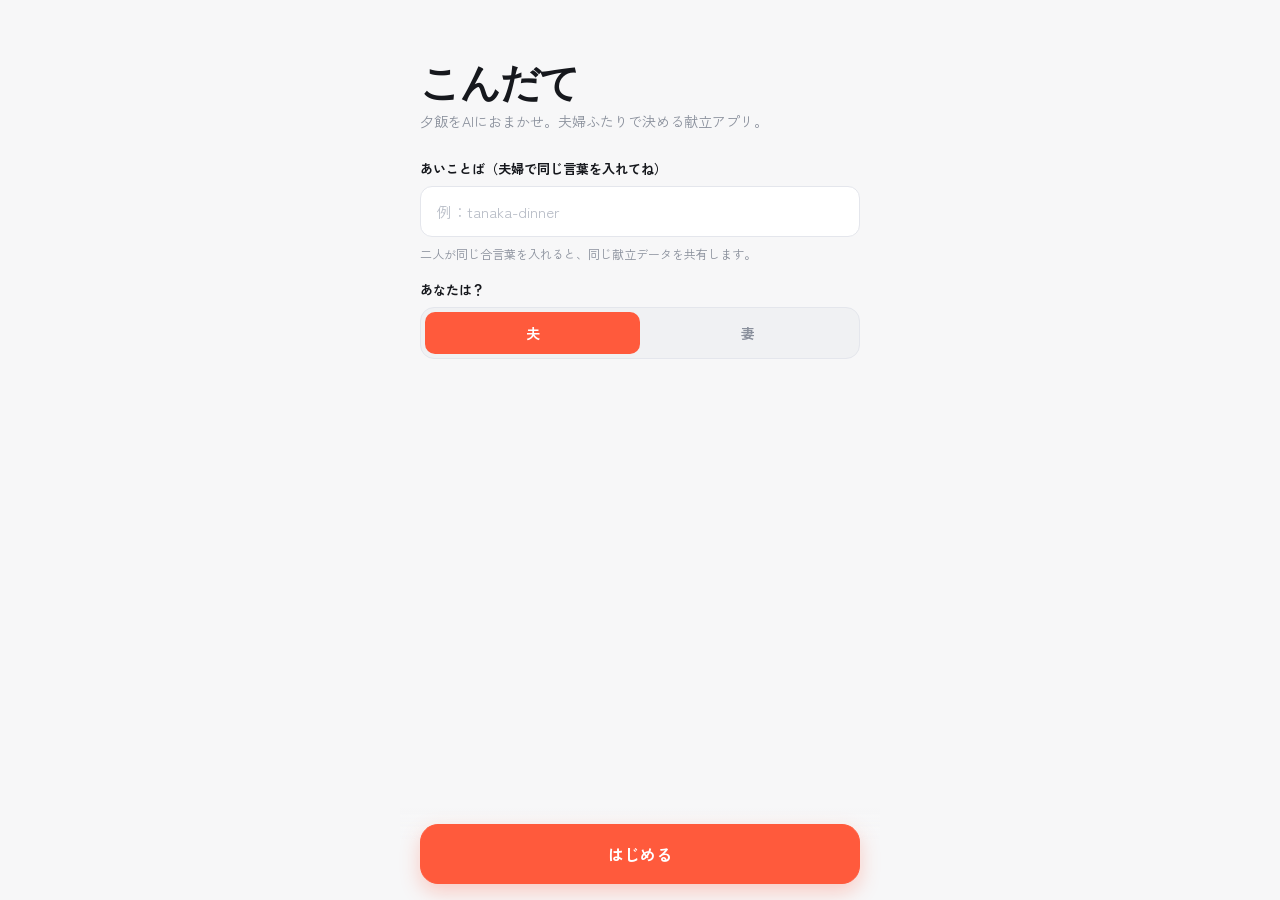
<file: index.html>
<!DOCTYPE html>
<html lang="ja">
<head>
  <meta charset="UTF-8">
  <meta name="viewport" content="width=device-width, initial-scale=1.0, maximum-scale=1.0, user-scalable=no">
  <meta name="theme-color" content="#ff5a3c">
  <meta name="apple-mobile-web-app-capable" content="yes">
  <meta name="apple-mobile-web-app-status-bar-style" content="default">
  <meta name="apple-mobile-web-app-title" content="こんだて">
  <link rel="apple-touch-icon" href="icons/apple-touch-icon.png">
  <link rel="manifest" href="manifest.json">
  <title>こんだて</title>
  <link rel="preconnect" href="https://fonts.googleapis.com">
  <link rel="preconnect" href="https://fonts.gstatic.com" crossorigin>
  <link href="https://fonts.googleapis.com/css2?family=Zen+Kaku+Gothic+New:wght@400;500;700;900&family=Outfit:wght@400;600;800&display=swap" rel="stylesheet">
  <link rel="stylesheet" href="css/style.css?v=15">
</head>
<body>
  <div id="app"></div>
  <div id="fx-layer"></div>
  <script type="module" src="js/app.js"></script>
</body>
</html>
</file>
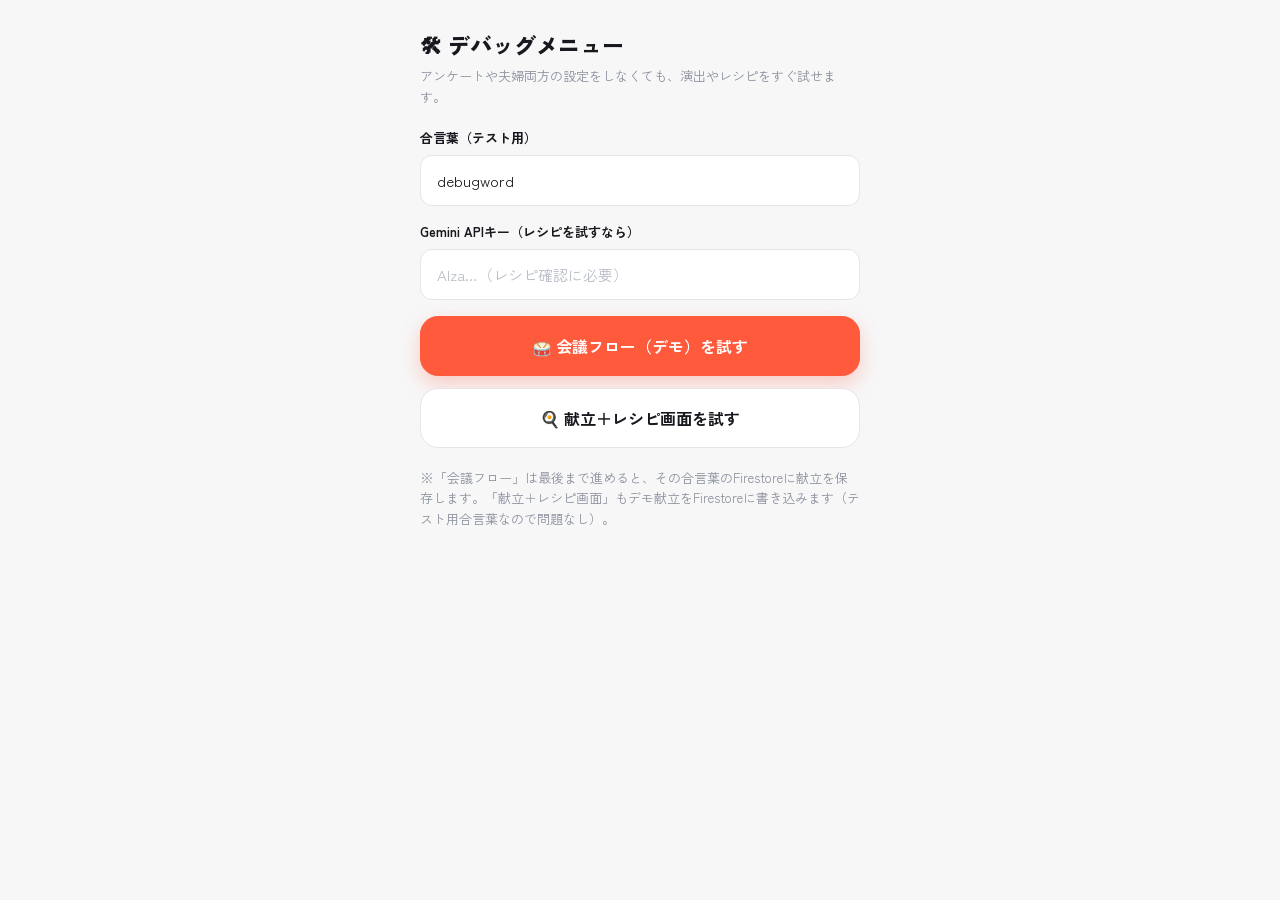
<file: _debug.html>
<!DOCTYPE html>
<html lang="ja">
<head>
  <meta charset="UTF-8">
  <meta name="viewport" content="width=device-width, initial-scale=1.0, maximum-scale=1.0, user-scalable=no">
  <title>こんだて — デバッグ</title>
  <link href="https://fonts.googleapis.com/css2?family=Zen+Kaku+Gothic+New:wght@400;500;700;900&family=Outfit:wght@400;600;800&display=swap" rel="stylesheet">
  <link rel="stylesheet" href="css/style.css?v=15">
  <style>
    .dbg-panel { padding: 28px 20px; }
    .dbg-panel h1 { font-size: 22px; font-weight: 900; margin-bottom: 6px; }
    .dbg-panel .note { font-size: 13px; color: var(--muted); line-height: 1.6; margin-bottom: 20px; }
    .dbg-panel .field { margin-bottom: 16px; }
    .dbg-panel .btn { margin-bottom: 12px; }
  </style>
</head>
<body>
  <div id="app"></div>
  <div id="fx-layer"></div>

  <script type="module">
    import { setMe, setHousehold, setGeminiKey, currentWeekId, WEEKDAYS } from './js/state.js';
    import { h } from './js/dom.js';

    const app = document.getElementById('app');

    // 既存のキーがあれば引き継ぐ
    const savedKey = localStorage.getItem('kondate_gemini_key') || '';

    // デモ献立（レシピ画面テスト用）
    const DEMO_DAYS = [
      { weekday: '月', name: '鶏のはちみつ照り焼き', reason: '平日でも手早く満足感', seasonal: '', kidsNote: 'なぎは味付け前に取り分け',
        ingredients: ['鶏もも肉 300g', '玉ねぎ 1個', 'いんげん 6本'], seasonings: ['はちみつ 大さじ1', '醤油 大さじ2', 'みりん 大さじ1'] },
      { weekday: '火', name: '鮭ときのこのホイル焼き', reason: 'きのこが香る季節', seasonal: '秋はきのこが旨みたっぷりで旬', kidsNote: '',
        ingredients: ['生鮭 2切れ', 'しめじ 1袋', 'えのき 1袋'], seasonings: ['バター 10g', '醤油 少々', '塩こしょう 適量'] },
      { weekday: '水', name: '豚バラ大根の煮物', reason: '大根が甘い時期', seasonal: '冬大根は煮るととろける', kidsNote: '',
        ingredients: ['豚バラ肉 200g', '大根 1/3本', '生姜 1片'], seasonings: ['醤油 大さじ3', '砂糖 大さじ1', 'みりん 大さじ2'] },
      { weekday: '木', name: '野菜たっぷり塩焼きそば', reason: '冷蔵庫の整理にも◎', seasonal: '', kidsNote: '',
        ingredients: ['焼きそば麺 2玉', 'キャベツ 1/4個', '人参 1/2本', '豚こま 100g'], seasonings: ['鶏ガラスープの素 小さじ2', 'ごま油 大さじ1'] },
      { weekday: '金', name: 'おうち餃子', reason: '週末前のお楽しみ', seasonal: '', kidsNote: 'なぎ用はにら少なめで',
        ingredients: ['豚ひき肉 200g', 'キャベツ 1/4個', 'にら 1/2束', '餃子の皮 24枚'], seasonings: ['醤油 小さじ2', 'ごま油 小さじ2'] },
      { weekday: '土', name: 'ブリの照り焼き', reason: '脂がのって美味しい', seasonal: '寒ブリは冬が旨い', kidsNote: '',
        ingredients: ['ブリ 2切れ', '長ねぎ 1本'], seasonings: ['醤油 大さじ2', 'みりん 大さじ2', '酒 大さじ1'] },
      { weekday: '日', name: 'おでん', reason: '寒い日にほっとする', seasonal: '', kidsNote: '',
        ingredients: ['大根 1/2本', '卵 4個', 'こんにゃく 1枚', 'ちくわ 4本'], seasonings: ['だしの素 大さじ1', '醤油 大さじ2'] },
    ];

    function showPanel() {
      app.innerHTML = '';

      const word = h('input', { class: 'input', type: 'text', value: 'debugword' });
      const key  = h('input', { class: 'input', type: 'password', placeholder: 'AIza…（レシピ確認に必要）', value: savedKey });

      const panel = h('div', { class: 'dbg-panel' },
        h('h1', {}, '🛠 デバッグメニュー'),
        h('p', { class: 'note' },
          'アンケートや夫婦両方の設定をしなくても、演出やレシピをすぐ試せます。'),

        h('div', { class: 'field' }, h('label', {}, '合言葉（テスト用）'), word),
        h('div', { class: 'field' }, h('label', {}, 'Gemini APIキー（レシピを試すなら）'), key),

        h('button', {
          class: 'btn primary',
          onclick: () => { setup(word.value, key.value); launchMeetingDemo(); },
        }, '🥁 会議フロー（デモ）を試す'),

        h('button', {
          class: 'btn',
          onclick: () => { setup(word.value, key.value); launchMenuDemo(); },
        }, '🍳 献立＋レシピ画面を試す'),

        h('p', { class: 'note', style: { marginTop: '20px' } },
          '※「会議フロー」は最後まで進めると、その合言葉のFirestoreに献立を保存します。' +
          '「献立＋レシピ画面」もデモ献立をFirestoreに書き込みます（テスト用合言葉なので問題なし）。')
      );
      app.append(panel);
    }

    function setup(household, geminiKey) {
      setMe('husband');
      setHousehold((household || 'debugword').trim());
      setGeminiKey((geminiKey || '').trim() || null);
    }

    async function launchMeetingDemo() {
      const mod = await import('./js/screens/meeting.js?v=dbg');
      app.innerHTML = '';
      app.append(mod.render({ demo: true }));
    }

    async function launchMenuDemo() {
      // デモ献立を Firestore に書き込んでから献立画面を開く
      const fb = await import('./js/firebase.js?v=dbg');
      await fb.setMenu(currentWeekId(), {
        days: DEMO_DAYS,
        status: 'confirmed',
        confirmedAt: Date.now(),
        confirmedBy: 'husband',
      });
      const mod = await import('./js/screens/menu.js?v=dbg');
      app.innerHTML = '';
      app.append(mod.render());
    }

    showPanel();
  </script>
</body>
</html>
</file>
<file: css/style.css>
/* ===== 献立アプリ「こんだて」 グローバルスタイル（白ベース） ===== */

:root {
  --bg:        #f7f7f8;   /* 画面の地。ほんのり灰みの白 */
  --surface:   #ffffff;   /* カード面 */
  --surface-2: #f0f1f3;   /* 一段沈んだ面 */
  --line:      #e4e6ec;   /* 罫線・境界 */
  --text:      #16181d;   /* 文字（ほぼ黒） */
  --muted:     #8a909c;   /* 補助文字 */
  --accent:    #ff5a3c;   /* コーラル：白地に映える挿し色 */
  --accent-soft:#fff0ec;  /* アクセントの淡色背景 */
  --ok:        #1fb673;   /* 採用（グリーン） */
  --ng:        #ff4d6d;   /* 却下（レッド） */
  --radius:    18px;
  --radius-sm: 12px;
  --shadow:    0 8px 30px rgba(20,24,40,.10);
  --shadow-lg: 0 18px 50px rgba(20,24,40,.16);
  --ease:      cubic-bezier(.22,1,.36,1);
}

* { box-sizing: border-box; margin: 0; padding: 0; -webkit-tap-highlight-color: transparent; }

html, body {
  height: 100%;
  background: var(--bg);
  color: var(--text);
  font-family: "Zen Kaku Gothic New", system-ui, sans-serif;
  font-weight: 400;
  -webkit-font-smoothing: antialiased;
  overscroll-behavior: none;
}

body {
  max-width: 480px;
  margin: 0 auto;
  position: relative;
  overflow-x: hidden;
}

#app { min-height: 100vh; min-height: 100dvh; }

.font-display { font-family: "Outfit", sans-serif; letter-spacing: -.02em; }

/* ===== 画面共通レイアウト ===== */
.screen { padding: 24px 20px 120px; animation: screen-in .4s var(--ease); }
@keyframes screen-in { from { opacity: 0; transform: translateY(12px); } to { opacity: 1; transform: none; } }

.screen-title { font-size: 26px; font-weight: 900; line-height: 1.25; margin-bottom: 4px; }
.screen-sub { color: var(--muted); font-size: 14px; margin-bottom: 28px; }

.topbar { display: flex; align-items: center; gap: 12px; height: 52px; margin: -8px -4px 12px; }
.topbar .back {
  width: 40px; height: 40px; border-radius: 12px; border: 1px solid var(--line);
  background: var(--surface); color: var(--text); font-size: 18px;
  display: grid; place-items: center; cursor: pointer;
}
.topbar .title { font-size: 17px; font-weight: 700; }

/* ===== ボタン ===== */
.btn {
  display: flex; align-items: center; justify-content: center; gap: 8px;
  width: 100%; padding: 17px 20px; border: none; border-radius: var(--radius);
  font-family: inherit; font-size: 16px; font-weight: 700; cursor: pointer;
  background: var(--surface); color: var(--text); border: 1px solid var(--line);
  transition: transform .15s var(--ease), opacity .15s, background .2s;
}
.btn:active { transform: scale(.97); }
.btn.primary { background: var(--accent); color: #fff; border-color: var(--accent); box-shadow: 0 8px 20px rgba(255,90,60,.28); }
.btn.ghost   { background: transparent; }
.btn:disabled { opacity: .45; cursor: not-allowed; }
.btn-row { display: flex; gap: 12px; }

/* ===== カード / 入力 ===== */
.card { background: var(--surface); border: 1px solid var(--line); border-radius: var(--radius); padding: 18px; box-shadow: var(--shadow); }
.field { margin-bottom: 18px; }
.field label { display: block; font-size: 13px; font-weight: 700; color: var(--text); margin-bottom: 8px; }
.input, .textarea, select {
  width: 100%; padding: 14px 16px; border-radius: var(--radius-sm);
  border: 1px solid var(--line); background: var(--surface); color: var(--text);
  font-family: inherit; font-size: 15px; resize: vertical;
}
.input::placeholder, .textarea::placeholder { color: #b7bcc6; }
.input:focus, .textarea:focus, select:focus { outline: none; border-color: var(--accent); box-shadow: 0 0 0 3px var(--accent-soft); }
.textarea { min-height: 80px; line-height: 1.5; }

/* チップ（複数選択） */
.chips { display: flex; flex-wrap: wrap; gap: 8px; }
.chip {
  padding: 9px 15px; border-radius: 999px; border: 1px solid var(--line);
  background: var(--surface); color: var(--muted); font-size: 14px; font-weight: 500; cursor: pointer;
  transition: all .15s var(--ease);
}
.chip.on { background: var(--accent); color: #fff; border-color: var(--accent); font-weight: 700; }

/* タグ */
.taglist { display: flex; flex-wrap: wrap; gap: 8px; margin-top: 10px; }
.tag { display: inline-flex; align-items: center; gap: 6px; padding: 7px 8px 7px 13px; border-radius: 999px; background: var(--surface-2); font-size: 14px; }
.tag button { border: none; background: none; color: var(--muted); font-size: 16px; cursor: pointer; line-height: 1; }

/* ===== 固定フッターアクション ===== */
.footer-action {
  position: fixed; left: 0; right: 0; bottom: 0; z-index: 30;
  max-width: 480px; margin: 0 auto; padding: 16px 20px calc(16px + env(safe-area-inset-bottom));
  background: linear-gradient(to top, var(--bg) 65%, transparent);
}

/* ===== セグメント ===== */
.seg { display: flex; background: var(--surface-2); border: 1px solid var(--line); border-radius: 14px; padding: 4px; }
.seg button { flex: 1; padding: 11px; border: none; background: none; color: var(--muted); font-family: inherit; font-size: 14px; font-weight: 700; border-radius: 10px; cursor: pointer; }
.seg button.on { background: var(--accent); color: #fff; }

/* ===== ユーティリティ ===== */
.row { display: flex; align-items: center; justify-content: space-between; gap: 12px; }
.muted { color: var(--muted); }
.center { text-align: center; }
.mt-8 { margin-top: 8px; } .mt-16 { margin-top: 16px; } .mt-24 { margin-top: 24px; } .mt-32 { margin-top: 32px; }
.spacer { flex: 1; }
.hidden { display: none !important; }

/* ============================================================
   会議画面（ドラムロール / スワイプ / 紙吹雪 / 理由）
   ============================================================ */
.meeting { display: flex; flex-direction: column; min-height: 100dvh; }
.meeting-center {
  flex: 1; display: flex; flex-direction: column; align-items: center; justify-content: center;
  text-align: center; padding: 20px; min-height: 70vh;
}

/* スピナー */
.spinner { width: 44px; height: 44px; border-radius: 50%; border: 4px solid var(--line); border-top-color: var(--accent); animation: spin 0.9s linear infinite; }
@keyframes spin { to { transform: rotate(360deg); } }

/* 発表前シェイク */
.drumroll-shake { animation: shake .12s linear infinite; }
@keyframes shake { 0%{transform:translate(0,0)} 25%{transform:translate(-2px,1px)} 50%{transform:translate(2px,-1px)} 75%{transform:translate(-1px,2px)} 100%{transform:translate(1px,-2px)} }

/* ヘッダ + 進捗ドット */
.meeting-head { padding: 8px 4px 16px; }
.meeting-progress { display: flex; gap: 6px; margin-top: 10px; }
.meeting-progress .dot { width: 100%; height: 5px; border-radius: 99px; background: var(--line); transition: background .3s; }
.meeting-progress .dot.now { background: var(--accent); }
.meeting-progress .dot.done { background: var(--ok); }

/* カードスタック */
.card-stack { position: relative; flex: 1; min-height: 500px; display: flex; align-items: center; justify-content: center; padding: 8px; perspective: 1400px; }
.menu-card {
  position: relative; width: 100%; max-width: 360px; min-height: 480px;
  cursor: grab; touch-action: none; user-select: none;
  transition: transform .25s var(--ease); perspective: 1400px;
}
.menu-card:active { cursor: grabbing; }

/* 表裏フラット重ね：下＝レシピ(表面)、上＝カバー(裏面)。めくりは canvas が描く */
.card-flipper { position: relative; width: 100%; height: 100%; min-height: 480px; }
.card-face {
  position: absolute; inset: 0;
  border-radius: 26px; border: 1px solid var(--line); box-shadow: var(--shadow-lg);
  padding: 30px 26px; display: flex; flex-direction: column; overflow: hidden;
}
.card-front { background: var(--surface); z-index: 1; }   /* 下：レシピ */
.card-back  { z-index: 2; }                                /* 上：カバー */
.card-curl  { position: absolute; inset: 0; z-index: 5; pointer-events: none; }

/* 裏面のデザイン */
.card-back {
  background: linear-gradient(150deg, #ff6b4a, #ff5a3c 55%, #e8431f);
  border-color: transparent; color: #fff;
  align-items: center; justify-content: center; text-align: center; gap: 4px;
}
.card-back::before {
  content: ''; position: absolute; inset: 14px; border: 2px dashed rgba(255,255,255,.35); border-radius: 18px;
}
.cb-mark { font-size: 13px; font-weight: 800; letter-spacing: .35em; opacity: .85; }
.cb-day { font-size: 22px; font-weight: 900; margin-top: 8px; }
.cb-q { font-size: 96px; font-weight: 900; line-height: 1; margin: 10px 0; text-shadow: 0 6px 20px rgba(0,0,0,.18); }
.cb-hint { font-size: 14px; font-weight: 700; opacity: .95; background: rgba(255,255,255,.18); padding: 8px 16px; border-radius: 999px; animation: cb-pulse 1.4s ease-in-out infinite; }
@keyframes cb-pulse { 0%,100% { transform: scale(1); opacity: .9; } 50% { transform: scale(1.06); opacity: 1; } }

.mc-day { font-size: 15px; font-weight: 800; color: var(--accent); letter-spacing: .04em; }
.mc-name { font-size: 30px; font-weight: 900; line-height: 1.3; margin-top: 10px; }
.mc-reason { font-size: 15px; color: var(--muted); margin-top: 14px; line-height: 1.6; }
.mc-seasonal { margin-top: 18px; background: var(--accent-soft); color: #c43c22; font-size: 13px; font-weight: 600; padding: 12px 14px; border-radius: 12px; line-height: 1.5; }
.mc-kids { margin-top: 14px; background: var(--accent-soft); color: #c43c22; font-size: 13px; padding: 12px 14px; border-radius: 12px; line-height: 1.5; }
/* 会議カードの材料名（即時表示・採否の判断用）。枠線で囲ってなぎメモと区別 */
.mc-ing-box { margin-top: 16px; padding: 12px 14px; border: 1px solid var(--line); border-radius: 12px; }
.mc-ing {
  font-size: 12.5px; color: var(--text); line-height: 1.55;
  display: -webkit-box; -webkit-box-orient: vertical; -webkit-line-clamp: 2; overflow: hidden;
}
.mc-ing-label { font-weight: 700; color: var(--muted); margin-right: 6px; }
/* 下部：作り方カプセルボタン＋操作ヒント */
.mc-foot { margin-top: auto; padding-top: 18px; display: flex; flex-direction: column; align-items: center; gap: 10px; }
.mc-recipe-btn {
  display: inline-flex; align-items: center; gap: 6px; padding: 9px 22px; border-radius: 999px;
  border: 1px solid var(--accent); background: var(--surface); color: var(--accent);
  font-family: inherit; font-size: 13px; font-weight: 700; cursor: pointer;
}
.mc-recipe-btn:active { transform: scale(.96); }
.mc-hint { font-size: 12px; text-align: center; }

/* カード外の操作ボタン（不採用 / 採用）：左右下スミに置いた、ちょい傾いた丸ボタン */
.meeting-controls {
  display: flex; justify-content: space-between; align-items: flex-end;
  padding: 6px 22px calc(22px + env(safe-area-inset-bottom));
}
.mc-ctrl {
  width: 94px; height: 94px; border-radius: 50%; border: none;
  display: flex; flex-direction: column; align-items: center; justify-content: center; gap: 1px;
  font-family: inherit; font-weight: 900; font-size: 13px; color: #fff; cursor: pointer;
  box-shadow: var(--shadow-lg); transition: transform .12s, opacity .15s, box-shadow .15s;
}
.mc-ctrl:disabled { opacity: .4; box-shadow: none; }
.mc-ctrl .ctrl-emoji { font-size: 30px; line-height: 1; }
.mc-ctrl .ctrl-label { letter-spacing: .04em; text-shadow: 0 1px 2px rgba(0,0,0,.18); }
.mc-ctrl.reject { background: linear-gradient(145deg, #ff7a91, #ff4d6d); transform: rotate(-9deg); }
.mc-ctrl.accept { background: linear-gradient(145deg, #3ddc92, #1fb673); transform: rotate(9deg); }
.mc-ctrl.reject:active { transform: rotate(-9deg) scale(.9); }
.mc-ctrl.accept:active { transform: rotate(9deg) scale(.9); }
/* 採用＝ポジティブに弾ける（3種ランダム） */
.mc-ctrl.accept.pop-a { animation: pop-a .7s ease; }
.mc-ctrl.accept.pop-b { animation: pop-b .7s ease; }
.mc-ctrl.accept.pop-c { animation: pop-c .75s cubic-bezier(.34,1.56,.64,1); }
@keyframes pop-a {  /* バウンド＋リング */
  0%   { transform: rotate(9deg) scale(1);    box-shadow: var(--shadow-lg); }
  30%  { transform: rotate(9deg) scale(1.34); box-shadow: 0 0 0 12px rgba(31,182,115,.30), var(--shadow-lg); }
  55%  { transform: rotate(9deg) scale(.88); }
  78%  { transform: rotate(9deg) scale(1.08); }
  100% { transform: rotate(9deg) scale(1);    box-shadow: var(--shadow-lg); }
}
@keyframes pop-b {  /* ぷるんゼリー */
  0%   { transform: rotate(9deg) scale(1,1); }
  25%  { transform: rotate(9deg) scale(1.35,.7); box-shadow: 0 0 0 10px rgba(31,182,115,.25), var(--shadow-lg); }
  50%  { transform: rotate(9deg) scale(.8,1.3); }
  70%  { transform: rotate(9deg) scale(1.12,.92); }
  100% { transform: rotate(9deg) scale(1,1); }
}
@keyframes pop-c {  /* ズーム＋くるっと */
  0%   { transform: rotate(9deg) scale(1); }
  35%  { transform: rotate(-4deg) scale(1.42); box-shadow: 0 0 0 14px rgba(31,182,115,.28), var(--shadow-lg); }
  70%  { transform: rotate(20deg) scale(1.06); }
  100% { transform: rotate(9deg) scale(1); }
}
/* 不採用＝ネガティブな動き（3種ランダム） */
.mc-ctrl.reject.shake-a { animation: shake-a .6s ease; }
.mc-ctrl.reject.shake-b { animation: shake-b .65s ease; }
.mc-ctrl.reject.shake-c { animation: shake-c .6s ease; }
@keyframes shake-a {  /* ぶるぶる横揺れ＋赤フラッシュ */
  0%,100% { transform: rotate(-9deg) translateX(0); }
  15% { transform: rotate(-9deg) translateX(-8px); box-shadow: 0 0 0 11px rgba(255,77,109,.26), var(--shadow-lg); }
  35% { transform: rotate(-9deg) translateX(8px); }
  55% { transform: rotate(-9deg) translateX(-6px); }
  75% { transform: rotate(-9deg) translateX(6px); }
}
@keyframes shake-b {  /* がくっと下に落ちる（しょんぼり） */
  0%   { transform: rotate(-9deg) translateY(0); }
  30%  { transform: rotate(-16deg) translateY(12px); box-shadow: 0 0 0 10px rgba(255,77,109,.22), var(--shadow-lg); }
  55%  { transform: rotate(-6deg) translateY(-3px); }
  100% { transform: rotate(-9deg) translateY(0); }
}
@keyframes shake-c {  /* きゅっと縮む */
  0%   { transform: rotate(-9deg) scale(1); }
  30%  { transform: rotate(-11deg) scale(.68); box-shadow: 0 0 0 12px rgba(255,77,109,.24), var(--shadow-lg); }
  60%  { transform: rotate(-7deg) scale(1.1); }
  100% { transform: rotate(-9deg) scale(1); }
}

/* 押した瞬間にボタンから飛び散る絵文字 */
.fx-emoji {
  position: fixed; z-index: 80; font-size: 32px; pointer-events: none;
  transform: translate(-50%, -50%); will-change: transform, opacity;
  animation: fx-emoji-up 1s ease-out forwards;
}
@keyframes fx-emoji-up {
  0%   { opacity: 0; transform: translate(-50%, -50%) scale(.3) rotate(0deg); }
  18%  { opacity: 1; transform: translate(calc(-50% + var(--dx,0) * .5), -130%) scale(var(--sc,1.5)) rotate(var(--rot,0)); }
  100% { opacity: 0; transform: translate(calc(-50% + var(--dx,0)), -340%) scale(.85) rotate(var(--rot,0)); }
}

/* 押した瞬間の衝撃波リング */
.fx-shock {
  position: fixed; z-index: 79; width: 40px; height: 40px; border-radius: 50%;
  transform: translate(-50%, -50%); pointer-events: none; border: 4px solid;
  animation: fx-shock 0.6s ease-out forwards;
}
.fx-shock.ok { border-color: rgba(31,182,115,.7); }
.fx-shock.ng { border-color: rgba(255,77,109,.7); }
@keyframes fx-shock {
  0%   { opacity: .9; transform: translate(-50%, -50%) scale(.3); border-width: 6px; }
  100% { opacity: 0;  transform: translate(-50%, -50%) scale(4.2); border-width: 0; }
}

/* スワイプ判定バッジ */
.swipe-badge {
  position: absolute; top: 26px; padding: 8px 16px; border-radius: 12px; font-weight: 900; font-size: 22px;
  border: 3px solid; opacity: 0; pointer-events: none; transition: opacity .1s; z-index: 5; background: var(--surface);
}
.swipe-badge.ok { right: 22px; color: var(--ok); border-color: var(--ok); transform: rotate(12deg); }
.swipe-badge.ng { left: 22px; color: var(--ng); border-color: var(--ng); transform: rotate(-12deg); }

/* 理由オーバーレイ */
.reason-overlay {
  position: absolute; inset: 0; z-index: 10; border-radius: 26px; background: rgba(255,255,255,.92);
  backdrop-filter: blur(6px); display: flex; flex-direction: column; justify-content: center;
  align-items: stretch; padding: 24px; gap: 10px; animation: screen-in .2s var(--ease);
}
.reason-btn {
  display: flex; align-items: center; gap: 12px; width: 100%; padding: 16px 18px;
  border: 1px solid var(--line); border-radius: 14px; background: var(--surface);
  font-family: inherit; font-size: 16px; font-weight: 700; color: var(--text); cursor: pointer;
}
.reason-btn:active { transform: scale(.98); }
.reason-btn.cancel { justify-content: center; color: var(--muted); font-weight: 500; border: none; }

/* トースト */
.toast {
  position: fixed; bottom: 90px; left: 50%; transform: translateX(-50%) translateY(20px);
  background: var(--text); color: #fff; padding: 11px 18px; border-radius: 99px; font-size: 13px; font-weight: 600;
  opacity: 0; transition: all .25s var(--ease); pointer-events: none; z-index: 50; white-space: nowrap;
}
.toast.show { opacity: 1; transform: translateX(-50%) translateY(0); }

/* 紙吹雪 */
#fx-layer { position: fixed; inset: 0; pointer-events: none; z-index: 60; overflow: hidden; max-width: 480px; margin: 0 auto; }
.confetti-piece { position: absolute; top: -24px; border-radius: 2px; animation: confetti-fall linear forwards; }
@keyframes confetti-fall { to { transform: translateY(105vh) rotate(720deg); opacity: .9; } }

/* 左右下スミから打ち上がる紙吹雪 */
.confetti-pop { position: absolute; border-radius: 2px; animation: confetti-pop ease-out forwards; }
@keyframes confetti-pop {
  0%   { transform: translate(0,0) rotate(0deg); opacity: 0; }
  8%   { opacity: 1; }
  45%  { transform: translate(calc(var(--dx) * .6), var(--peak)) rotate(calc(var(--rot) * .5)); opacity: 1; }
  100% { transform: translate(var(--dx), var(--dy)) rotate(var(--rot)); opacity: 0; }
}

/* スポットライト演出（初回のみ）：複数のライトが動き回って中央ステージに集中 */
.spotlight-stage {
  position: fixed; inset: 0; z-index: 50; pointer-events: none; overflow: hidden;
  background: rgba(0,0,0,0.9);
}
.spotlight-stage.out { transition: opacity .45s ease-in; opacity: 0; }
.spotlight-stage .beam {
  position: absolute; top: 42%; left: 50%; width: 260px; height: 260px; margin: -130px 0 0 -130px;
  border-radius: 50%; mix-blend-mode: screen; filter: blur(10px);
  background: radial-gradient(circle, rgba(255,255,255,.95), rgba(255,255,255,.25) 45%, rgba(255,255,255,0) 70%);
}
.beam.b2 { background: radial-gradient(circle, rgba(255,214,140,.9), rgba(255,214,140,0) 70%); }
.beam.b3 { background: radial-gradient(circle, rgba(150,200,255,.9), rgba(150,200,255,0) 70%); }
.beam.b1 { animation: beam1 1.5s ease-in-out forwards; }
.beam.b2 { animation: beam2 1.5s ease-in-out forwards; }
.beam.b3 { animation: beam3 1.5s ease-in-out forwards; }
@keyframes beam1 { 0%{transform:translate(-55vw,-22vh) scale(.7)} 35%{transform:translate(38vw,26vh) scale(1)} 70%{transform:translate(-26vw,16vh) scale(.9)} 100%{transform:translate(0,0) scale(1.15)} }
@keyframes beam2 { 0%{transform:translate(52vw,-26vh) scale(.6)} 40%{transform:translate(-40vw,20vh) scale(1)} 75%{transform:translate(28vw,-14vh) scale(.9)} 100%{transform:translate(0,0) scale(1.15)} }
@keyframes beam3 { 0%{transform:translate(0,42vh) scale(.6)} 45%{transform:translate(34vw,-28vh) scale(1)} 80%{transform:translate(-34vw,-8vh) scale(.9)} 100%{transform:translate(0,0) scale(1.15)} }

/* meeting-center をスポットライトより前面に */
.meeting-center { position: relative; z-index: 51; }

/* レシピモーダル */
.recipe-modal {
  position: fixed; inset: 0; background: rgba(0,0,0,.5); z-index: 70;
  display: flex; align-items: flex-end;
  animation: recipe-modal-in .25s var(--ease);
}
@keyframes recipe-modal-in { from { opacity: 0; } to { opacity: 1; } }
.recipe-box {
  width: 100%; max-width: 480px; margin: 0 auto;
  background: var(--surface); border-radius: var(--radius) var(--radius) 0 0;
  padding: 24px 20px calc(24px + env(safe-area-inset-bottom));
  max-height: 80dvh; overflow-y: auto;
  animation: recipe-box-in .3s var(--ease);
}
@keyframes recipe-box-in { from { transform: translateY(100%); } to { transform: translateY(0); } }
.recipe-header {
  display: flex; align-items: center; justify-content: space-between; margin-bottom: 20px;
}
.recipe-close {
  width: 32px; height: 32px; border-radius: 50%; border: 1px solid var(--line);
  background: var(--surface-2); cursor: pointer; font-size: 14px; flex-shrink: 0;
}
.recipe-section { margin-bottom: 20px; }
.recipe-section-title { font-size: 14px; font-weight: 700; margin-bottom: 10px; }
.recipe-list, .recipe-steps { padding-left: 20px; display: flex; flex-direction: column; gap: 7px; }
.recipe-list li, .recipe-steps li { font-size: 14px; line-height: 1.65; }
.recipe-loading { display: flex; flex-direction: column; align-items: center; padding: 24px; }

/* 献立画面：コンパクトな折りたたみカード＋ドラッグ並び替え */
.day-card { padding: 12px 14px; margin-bottom: 10px; }
.day-card.dragging { box-shadow: var(--shadow-lg); transform: scale(1.02); }
.day-header { display: flex; align-items: center; gap: 10px; cursor: pointer; }
.day-badge {
  display: inline-flex; align-items: center; justify-content: center;
  width: 30px; height: 30px; border-radius: 8px; flex-shrink: 0;
  background: var(--accent); color: #fff; font-size: 13px; font-weight: 900;
}
.day-date { font-size: 12px; font-weight: 700; flex-shrink: 0; }
.day-name { flex: 1; font-size: 16px; font-weight: 800; line-height: 1.3; }
.day-chevron { color: var(--muted); font-size: 13px; flex-shrink: 0; }
.day-details { animation: screen-in .2s var(--ease); }
.day-action {
  flex: 1; padding: 10px; border-radius: 10px; border: 1px solid var(--line);
  background: var(--surface-2); font-family: inherit; font-size: 13px; font-weight: 700;
  color: var(--accent); cursor: pointer;
}
.day-action:active { transform: scale(.98); }
.drag-handle {
  display: inline-flex; align-items: center; justify-content: center;
  width: 32px; height: 32px; border-radius: 9px; flex-shrink: 0;
  color: var(--muted); font-size: 18px; cursor: grab; touch-action: none;
  border: 1px solid var(--line); background: var(--surface);
}
.drag-handle:active { cursor: grabbing; }
.day-placeholder { border: 2px dashed var(--accent); border-radius: var(--radius); background: var(--accent-soft); margin-bottom: 10px; }
</file>
